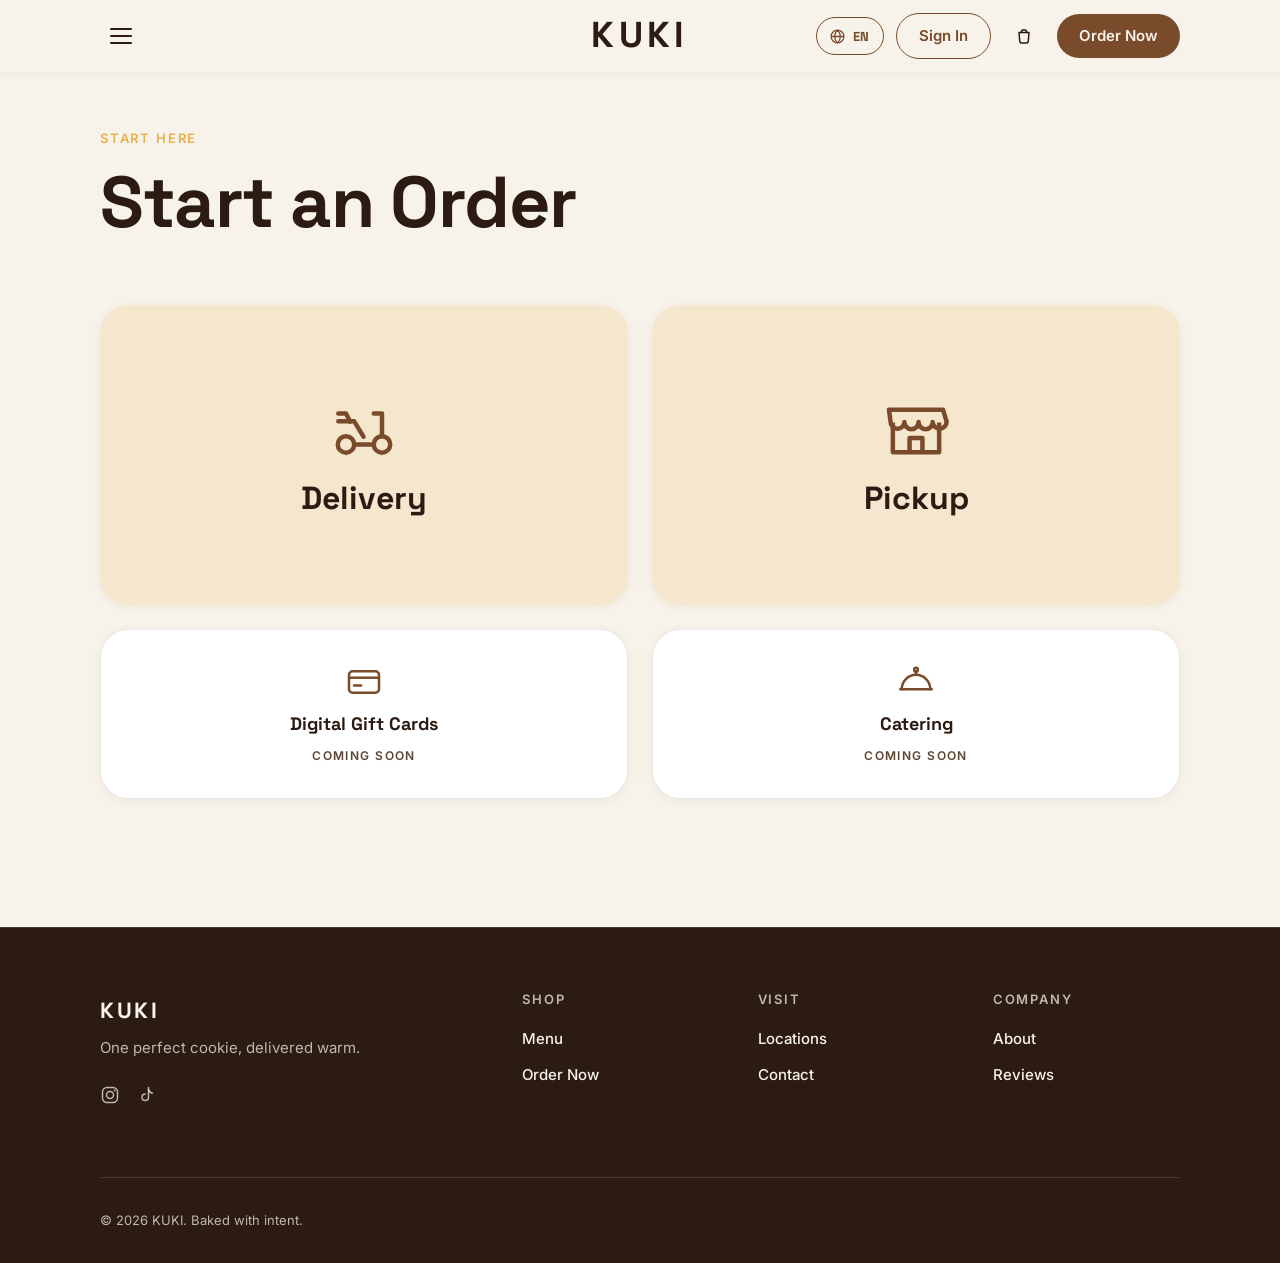
<file: order.html>
<!DOCTYPE html>
<html lang="en">
<head>
  <meta charset="utf-8">
  <meta name="viewport" content="width=device-width, initial-scale=1">
  <title data-i18n="title.order">Order — KUKI</title>
  <meta name="description" content="Start a KUKI order — choose delivery or pickup for fresh-baked, brown-butter cookies.">
  <meta name="theme-color" content="#F8F3EA">

  <link rel="preconnect" href="https://fonts.googleapis.com">
  <link rel="preconnect" href="https://fonts.gstatic.com" crossorigin>
  <link rel="preconnect" href="https://images.unsplash.com">
  <link href="https://fonts.googleapis.com/css2?family=Space+Grotesk:wght@500;700&family=Inter:wght@400;500;600&display=swap" rel="stylesheet">

  <link rel="stylesheet" href="styles.css">
  <script src="i18n.js" defer></script>
  <script src="cart.js" defer></script>
  <script src="cart-drawer.js" defer></script>
  <script src="nav-menu.js" defer></script>
  <script src="order.js" defer></script>
</head>
<body class="page-order">
  <a class="skip-link" href="#main" data-i18n="a11y.skip">Skip to content</a>

  <header class="nav nav--solid" id="nav">
    <div class="container nav__inner">
      <button type="button" class="nav__menu-toggle" id="nav-menu-toggle"
              aria-label="Open menu" data-i18n-attr="aria-label:a11y.openMenu"
              aria-haspopup="true" aria-expanded="false"
              aria-controls="nav-menu">
        <span class="nav__menu-icon" aria-hidden="true"></span>
      </button>

      <a class="nav__brand" href="index.html" aria-label="KUKI — home" data-i18n-attr="aria-label:a11y.homeBrand">KUKI</a>

      <div class="nav__actions">
        <a class="btn btn--secondary btn--compact nav__signin" href="signin.html" data-i18n="nav.signin">
          Sign In
        </a>
        <a class="btn btn--primary btn--compact nav__cta" href="order.html" id="nav-cta" data-i18n="nav.order">
          Order Now
        </a>
      </div>

      <nav class="nav__menu" id="nav-menu" aria-label="Primary" hidden>
        <a href="index.html" data-i18n="nav.home">Home</a>
        <a href="order.html" data-i18n="nav.orderItem">Order</a>
        <span class="nav__menu-soon" aria-disabled="true">
          <span data-i18n="nav.catering">Catering</span>
          <span class="nav__menu-tag" data-i18n="nav.soon">Coming soon</span>
        </span>
        <span class="nav__menu-soon" aria-disabled="true">
          <span data-i18n="nav.giftcards">Gift Cards</span>
          <span class="nav__menu-tag" data-i18n="nav.soon">Coming soon</span>
        </span>
        <hr class="nav__menu-divider">
        <a href="signin.html" data-i18n="nav.signin">Sign In</a>
      </nav>
    </div>
  </header>

  <main id="main">
    <section class="section order" aria-labelledby="order-heading">
      <div class="container">
        <div class="section__head section__head--left order__head">
          <p class="eyebrow eyebrow--gold" data-i18n="order.eyebrow">Start here</p>
          <h1 class="order__title" id="order-heading" data-i18n="order.title">Start an Order</h1>
        </div>

        <div class="order-grid">
          <a class="order-card order-card--primary" href="order/menu.html" data-order-mode="delivery">
            <span class="order-card__icon" aria-hidden="true">
              <svg viewBox="0 0 28 28" fill="none">
                <circle cx="7" cy="20" r="3.2" stroke="currentColor" stroke-width="1.75"/>
                <circle cx="21" cy="20" r="3.2" stroke="currentColor" stroke-width="1.75"/>
                <path d="M10.2 20h7.6" stroke="currentColor" stroke-width="1.75" stroke-linecap="round"/>
                <path d="M21 16.8V8h-3.2" stroke="currentColor" stroke-width="1.75" stroke-linecap="round" stroke-linejoin="round"/>
                <path d="M4 11h6.2l3.6 6" stroke="currentColor" stroke-width="1.75" stroke-linecap="round" stroke-linejoin="round"/>
                <path d="M4 8h3l1.6 3.2" stroke="currentColor" stroke-width="1.75" stroke-linecap="round" stroke-linejoin="round"/>
              </svg>
            </span>
            <span class="order-card__label" data-i18n="order.delivery">Delivery</span>
          </a>

          <a class="order-card order-card--primary" href="order/menu.html" data-order-mode="pickup">
            <span class="order-card__icon" aria-hidden="true">
              <svg viewBox="0 0 28 28" fill="none">
                <path d="M5 11.5V23h18V11.5" stroke="currentColor" stroke-width="1.75" stroke-linejoin="round"/>
                <path d="M3.5 6.5h21l1.4 4.6a2.7 2.7 0 0 1-5.4.2 2.7 2.7 0 0 1-5.5 0 2.7 2.7 0 0 1-5.5 0 2.7 2.7 0 0 1-5.4-.2L3.5 6.5Z" stroke="currentColor" stroke-width="1.75" stroke-linejoin="round"/>
                <path d="M11.5 23v-5.5h5V23" stroke="currentColor" stroke-width="1.75" stroke-linejoin="round"/>
              </svg>
            </span>
            <span class="order-card__label" data-i18n="order.pickup">Pickup</span>
          </a>

          <a class="order-card order-card--secondary" href="#" aria-disabled="true">
            <span class="order-card__icon" aria-hidden="true">
              <svg viewBox="0 0 28 28" fill="none">
                <rect x="3.5" y="6.5" width="21" height="15" rx="2.5" stroke="currentColor" stroke-width="1.75"/>
                <path d="M3.5 11h21" stroke="currentColor" stroke-width="1.75"/>
                <path d="M7 16.5h5" stroke="currentColor" stroke-width="1.75" stroke-linecap="round"/>
              </svg>
            </span>
            <span class="order-card__label" data-i18n="order.giftcards">Digital Gift Cards</span>
            <span class="order-card__note" data-i18n="order.comingSoon">Coming soon</span>
          </a>

          <a class="order-card order-card--secondary" href="#" aria-disabled="true">
            <span class="order-card__icon" aria-hidden="true">
              <svg viewBox="0 0 28 28" fill="none">
                <path d="M4 19a10 10 0 0 1 20 0" stroke="currentColor" stroke-width="1.75" stroke-linecap="round" stroke-linejoin="round"/>
                <path d="M3 19h22" stroke="currentColor" stroke-width="1.75" stroke-linecap="round"/>
                <path d="M14 9V6.6" stroke="currentColor" stroke-width="1.75" stroke-linecap="round"/>
                <circle cx="14" cy="5.4" r="1.3" stroke="currentColor" stroke-width="1.75"/>
              </svg>
            </span>
            <span class="order-card__label" data-i18n="order.catering">Catering</span>
            <span class="order-card__note" data-i18n="order.comingSoon">Coming soon</span>
          </a>
        </div>
      </div>
    </section>
  </main>

  <footer class="footer">
    <div class="container">
      <div class="footer__grid">
        <div class="footer__brand">
          <p class="footer__wordmark">KUKI</p>
          <p class="footer__tag" data-i18n="footer.tag">One perfect cookie, delivered warm.</p>
          <div class="footer__social">
            <a href="#" aria-label="KUKI on Instagram" data-i18n-attr="aria-label:a11y.instagram">
              <svg width="20" height="20" viewBox="0 0 20 20" fill="none" aria-hidden="true"><rect x="2.5" y="2.5" width="15" height="15" rx="4.5" stroke="currentColor" stroke-width="1.5"/><circle cx="10" cy="10" r="3.5" stroke="currentColor" stroke-width="1.5"/><circle cx="14.6" cy="5.4" r="1" fill="currentColor"/></svg>
            </a>
            <a href="#" aria-label="KUKI on TikTok" data-i18n-attr="aria-label:a11y.tiktok">
              <svg width="20" height="20" viewBox="0 0 20 20" fill="none" aria-hidden="true"><path d="M12.5 2.5v9.75a3.25 3.25 0 1 1-3.25-3.25" stroke="currentColor" stroke-width="1.5" stroke-linecap="round"/><path d="M12.5 4.5c.5 2 2 3.5 4 3.75" stroke="currentColor" stroke-width="1.5" stroke-linecap="round"/></svg>
            </a>
          </div>
        </div>
        <nav class="footer__col" aria-label="Shop">
          <h3 data-i18n="footer.shop">Shop</h3>
          <a href="order/menu.html" data-i18n="footer.menu">Menu</a>
          <a href="order.html" data-i18n="footer.order">Order Now</a>
        </nav>
        <nav class="footer__col" aria-label="Visit">
          <h3 data-i18n="footer.visit">Visit</h3>
          <a href="#" data-i18n="footer.locations">Locations</a>
          <a href="#" data-i18n="footer.contact">Contact</a>
        </nav>
        <nav class="footer__col" aria-label="Company">
          <h3 data-i18n="footer.company">Company</h3>
          <a href="index.html#story" data-i18n="footer.about">About</a>
          <a href="index.html#reviews" data-i18n="footer.reviews">Reviews</a>
        </nav>
      </div>
      <div class="footer__bottom">
        <p data-i18n="footer.copyright">© 2026 KUKI. Baked with intent.</p>
      </div>
    </div>
  </footer>
</body>
</html>
</file>
<file: styles.css>
/* ============================================================
   KUKI — design tokens
   ============================================================ */
:root {
  /* Palette */
  --brown: #7A4B2A;
  --brown-deep: #61391E;
  --cream: #F8F3EA;
  --dark: #2B1B12;
  --gold: #E8B04A;
  --gold-bright: #F0BC5E;
  --white: #FFFFFF;
  --ink: #2B1B12;
  --ink-soft: #5C4633;
  --cream-soft: rgba(248, 243, 234, 0.72);
  --line-dark: rgba(43, 27, 18, 0.10);
  --line-light: rgba(248, 243, 234, 0.14);
  --frame-tan: #E9DCC9;

  /* Spacing */
  --s-1: .25rem; --s-2: .5rem; --s-3: .75rem; --s-4: 1rem;
  --s-6: 1.5rem; --s-8: 2rem; --s-12: 3rem; --s-16: 4rem; --s-24: 6rem;
  --section-pad: clamp(4.5rem, 10vw, 8rem);

  /* Radius */
  --r-sm: 10px; --r-md: 18px; --r-lg: 28px; --r-pill: 999px;

  /* Shadows (warm-tinted) */
  --shadow-sm: 0 2px 8px rgba(43, 27, 18, 0.06);
  --shadow-md: 0 8px 30px rgba(43, 27, 18, 0.10);
  --shadow-lift: 0 14px 40px rgba(122, 75, 42, 0.22);

  /* Type */
  --font-display: "Space Grotesk", system-ui, sans-serif;
  --font-body: "Inter", system-ui, sans-serif;

  /* Motion */
  --ease-out: cubic-bezier(0.22, 1, 0.36, 1);
  --dur: 0.7s;
}

/* ============================================================
   Reset & base
   ============================================================ */
*, *::before, *::after { box-sizing: border-box; }

* { margin: 0; }

html {
  scroll-padding-top: 88px;
}

body {
  font-family: var(--font-body);
  font-size: 1.0625rem;
  line-height: 1.65;
  color: var(--ink);
  background: var(--cream);
  -webkit-font-smoothing: antialiased;
}

img {
  display: block;
  max-width: 100%;
  height: auto;
}

h1, h2, h3 {
  font-family: var(--font-display);
  font-weight: 700;
  line-height: 1.15;
  letter-spacing: -0.02em;
  text-wrap: balance;
}

h2 { font-size: clamp(2rem, 4.5vw, 3rem); }
h3 { font-size: 1.25rem; letter-spacing: -0.01em; }

p { max-width: 60ch; }

a { color: inherit; }

button {
  font: inherit;
  cursor: pointer;
  border: none;
  background: none;
  color: inherit;
}

:focus-visible {
  outline: 2px solid var(--brown);
  outline-offset: 3px;
  border-radius: 2px;
}

.section--dark :focus-visible,
.footer :focus-visible {
  outline-color: var(--gold);
}

.visually-hidden {
  position: absolute;
  width: 1px; height: 1px;
  margin: -1px; padding: 0;
  overflow: hidden;
  clip: rect(0 0 0 0);
  white-space: nowrap;
  border: 0;
}

.skip-link {
  position: absolute;
  top: -100%;
  left: 1rem;
  z-index: 200;
  padding: .75rem 1.25rem;
  background: var(--dark);
  color: var(--cream);
  border-radius: 0 0 var(--r-sm) var(--r-sm);
  text-decoration: none;
  font-weight: 600;
}
.skip-link:focus { top: 0; }

/* ============================================================
   Primitives
   ============================================================ */
.container {
  max-width: 1160px;
  margin-inline: auto;
  padding-inline: clamp(1.25rem, 5vw, 2.5rem);
}

.section {
  padding-block: var(--section-pad);
  background: var(--cream);
}

.section--dark {
  background: var(--dark);
  color: var(--cream);
}

.section--dark p { color: var(--cream-soft); }

.section__head {
  text-align: center;
  margin-bottom: clamp(2.5rem, 6vw, 4rem);
}
.section__head p { margin-inline: auto; }
.section__head--left {
  text-align: left;
}
.section__head--left p { margin-inline: 0; }

.eyebrow {
  font-size: 0.8125rem;
  font-weight: 600;
  text-transform: uppercase;
  letter-spacing: 0.14em;
  color: var(--brown);
  margin-bottom: var(--s-4);
}

.eyebrow--gold,
.section--dark .eyebrow--gold { color: var(--gold); }

/* Image frames — tan fallback bg keeps layout clean if a photo fails */
.img-frame {
  background: var(--frame-tan);
  border-radius: var(--r-lg);
  overflow: hidden;
}

.img-frame img {
  width: 100%;
  height: 100%;
  object-fit: cover;
  transition: transform var(--dur) var(--ease-out);
}

.img-frame:hover img { transform: scale(1.045); }

/* ============================================================
   Buttons
   ============================================================ */
.btn {
  display: inline-flex;
  align-items: center;
  justify-content: center;
  gap: .5rem;
  padding: .875rem 1.875rem;
  border-radius: var(--r-pill);
  font-weight: 600;
  font-size: 1rem;
  text-decoration: none;
  transition: transform .2s ease, box-shadow .2s ease, background-color .2s ease, color .2s ease;
}

.btn:hover { transform: translateY(-2px); box-shadow: var(--shadow-lift); }
.btn:active { transform: translateY(0) scale(0.98); box-shadow: none; }

.btn__arrow { transition: transform .2s ease; }
.btn:hover .btn__arrow { transform: translateX(3px); }

.btn--primary {
  background: var(--brown);
  color: var(--cream);
}
.btn--primary:hover { background: var(--brown-deep); }

.btn--secondary {
  border: 1.5px solid var(--brown);
  color: var(--brown);
  background: transparent;
}
.btn--secondary:hover { background: rgba(122, 75, 42, 0.08); box-shadow: none; }

.btn--gold {
  background: var(--gold);
  color: var(--dark);
}
.btn--gold:hover { background: var(--gold-bright); }

.btn--compact { padding: .625rem 1.375rem; font-size: .9375rem; }

/* Ghost — bordered secondary for dark backgrounds (cream on dark) */
.btn--ghost {
  border: 1.5px solid var(--line-light);
  color: var(--cream);
  background: transparent;
}
.btn--ghost:hover { background: rgba(248, 243, 234, 0.10); box-shadow: none; }

/* ============================================================
   Nav
   ============================================================ */
.nav {
  position: fixed;
  inset: 0 0 auto;
  z-index: 100;
  height: 72px;
  transition: background-color .3s ease, box-shadow .3s ease, backdrop-filter .3s ease;
}

.nav--scrolled {
  background: rgba(248, 243, 234, 0.82);
  -webkit-backdrop-filter: blur(14px);
  backdrop-filter: blur(14px);
  box-shadow: var(--shadow-sm);
}

.nav__inner {
  height: 72px;
  display: grid;
  grid-template-columns: 1fr auto 1fr;
  align-items: center;
  gap: var(--s-3);
  position: relative;
}

.nav__brand {
  justify-self: center;
  font-family: var(--font-display);
  font-weight: 700;
  font-size: clamp(1.625rem, 1.1rem + 1.6vw, 2.25rem);
  letter-spacing: 0.12em;
  text-decoration: none;
  color: var(--ink);
}

/* ---- Hamburger toggle ---- */
.nav__menu-toggle {
  justify-self: start;
  display: inline-grid;
  place-items: center;
  width: 42px;
  height: 42px;
  padding: 0;
  border: none;
  background: transparent;
  color: var(--ink);
  border-radius: 50%;
  cursor: pointer;
  transition: background-color .2s ease, color .2s ease;
}
.nav__menu-toggle:hover { background: rgba(122, 75, 42, 0.1); color: var(--brown); }

.nav__menu-icon,
.nav__menu-icon::before,
.nav__menu-icon::after {
  content: "";
  display: block;
  width: 22px;
  height: 2px;
  border-radius: 2px;
  background: currentColor;
  transition: transform .25s var(--ease-out), opacity .2s ease;
}
.nav__menu-icon { position: relative; }
.nav__menu-icon::before,
.nav__menu-icon::after { position: absolute; left: 0; }
.nav__menu-icon::before { top: -7px; }
.nav__menu-icon::after  { top: 7px; }

.nav__menu-toggle[aria-expanded="true"] .nav__menu-icon { background: transparent; }
.nav__menu-toggle[aria-expanded="true"] .nav__menu-icon::before { transform: translateY(7px) rotate(45deg); }
.nav__menu-toggle[aria-expanded="true"] .nav__menu-icon::after  { transform: translateY(-7px) rotate(-45deg); }

/* ---- Right-side actions (cart + Order Now) ---- */
.nav__actions {
  justify-self: end;
  display: flex;
  align-items: center;
  gap: var(--s-3);
}

/* The nav grid is symmetric (1fr auto 1fr), so the actions column is too narrow
   below desktop to hold the Sign In pill alongside the cart + Order Now without
   wrapping. Sign In is always reachable in the hamburger menu, so only show the
   navbar button at the desktop breakpoint where it fits cleanly. */
.nav__signin { display: none; }
@media (min-width: 900px) {
  .nav__signin { display: inline-flex; }
}

/* ---- Language toggle (EN ⇄ VI) ----
   Compact outlined pill that sits first in the right-hand actions cluster
   (so it reads as top-right). On the nav-less Sign In page it floats in the
   top-right corner instead. */
.lang-toggle {
  display: inline-flex;
  align-items: center;
  gap: .375rem;
  height: 38px;
  padding: 0 .75rem;
  border: 1.5px solid var(--brown);
  border-radius: var(--r-pill);
  color: var(--brown);
  background: transparent;
  font-family: var(--font-display);
  font-weight: 700;
  font-size: .8125rem;
  letter-spacing: .04em;
  line-height: 1;
  transition: background-color .2s ease, color .2s ease, transform .15s ease;
}
.lang-toggle:hover { background: rgba(122, 75, 42, 0.08); }
.lang-toggle:active { transform: scale(0.96); }
.lang-toggle__globe { flex: none; }
.lang-toggle__code { display: inline-block; min-width: 1.5em; text-align: center; }

.lang-toggle--floating {
  position: fixed;
  top: max(1rem, env(safe-area-inset-top));
  right: max(1rem, env(safe-area-inset-right));
  z-index: 50;
  background: var(--cream);
  box-shadow: var(--shadow-sm);
}

/* The nav grid is symmetric (1fr auto 1fr), so the right actions column is
   tight below desktop — cart + Order Now nearly fill it. Drop the globe and
   tighten the toggle there so the cluster never wraps. (Same reasoning as the
   Sign In pill above.) */
@media (max-width: 899px) {
  .nav__actions .lang-toggle { padding: 0 .5rem; gap: 0; }
  .nav__actions .lang-toggle__globe { display: none; }
  /* Tighten the right cluster so toggle + cart + CTA stay on one line —
     Vietnamese labels (e.g. "Đặt Hàng") run longer than English and would
     otherwise wrap the CTA to two lines once the toggle is added. */
  .nav__actions { gap: .5rem; }
  .nav__actions .nav__cta { padding: .5rem .9rem; }
}
.nav__cta { white-space: nowrap; }

/* ---- Hamburger left-side drawer ---- */
.nav__menu-backdrop {
  position: fixed;
  inset: 0;
  z-index: 140;
  background: rgba(43, 27, 18, 0.45);
  opacity: 0;
  pointer-events: none;
  transition: opacity .28s ease;
}
.nav__menu-backdrop.is-open { opacity: 1; pointer-events: auto; }
.nav__menu-backdrop[hidden] { display: none; }

.nav__menu {
  position: fixed;
  top: 0;
  left: 0;
  bottom: 0;
  width: min(420px, 86vw);
  z-index: 150;                 /* above nav (100), below cart-drawer (200) */
  display: flex;
  flex-direction: column;
  gap: var(--s-4);
  padding: calc(72px + var(--s-12)) var(--s-6) var(--s-8);  /* clear the bar + breathing room */
  background: var(--cream);
  box-shadow: 12px 0 40px rgba(43, 27, 18, 0.22);
  transform: translateX(-100%);
  transition: transform .28s var(--ease-out);
  overflow-y: auto;
}
.nav__menu[hidden] { display: none; }
.nav__menu.is-open { transform: translateX(0); }

.nav__menu__close {
  position: absolute;
  top: 15px;
  left: var(--s-4);
  display: inline-grid;
  place-items: center;
  width: 42px;
  height: 42px;
  border: none;
  background: transparent;
  color: var(--ink);
  border-radius: 50%;
  cursor: pointer;
  transition: background-color .2s ease, color .2s ease;
}
.nav__menu__close:hover { background: rgba(122, 75, 42, 0.1); color: var(--brown); }

.nav__menu a {
  display: block;
  padding: var(--s-4) 0;
  font-family: var(--font-display);
  font-size: clamp(1.75rem, 6vw, 2.5rem);
  font-weight: 700;
  line-height: 1.15;
  letter-spacing: 0.01em;
  text-decoration: none;
  color: var(--ink);
  transition: color .18s ease;
}
.nav__menu a:hover,
.nav__menu a:focus-visible { color: var(--brown); }

/* "Coming soon" menu items — same display scale as the links, but muted
   and non-interactive, with a small badge. */
.nav__menu-soon {
  display: flex;
  align-items: center;
  gap: var(--s-3);
  padding: var(--s-4) 0;
  font-family: var(--font-display);
  font-size: clamp(1.75rem, 6vw, 2.5rem);
  font-weight: 700;
  line-height: 1.15;
  letter-spacing: 0.01em;
  color: var(--ink-soft);
  opacity: .55;
  cursor: default;
}

.nav__menu-tag {
  font-family: var(--font-body);
  font-size: .6875rem;
  font-weight: 600;
  letter-spacing: .08em;
  text-transform: uppercase;
  color: var(--brown);
  background: rgba(122, 75, 42, 0.12);
  padding: .25rem .55rem;
  border-radius: var(--r-pill);
  white-space: nowrap;
}

body.nav-menu-open { overflow: hidden; }

.nav__cta { position: relative; }

.cart-badge {
  position: absolute;
  top: -6px;
  right: -6px;
  min-width: 20px;
  height: 20px;
  padding-inline: 5px;
  display: inline-flex;
  align-items: center;
  justify-content: center;
  background: var(--gold);
  color: var(--dark);
  font-family: var(--font-display);
  font-weight: 700;
  font-size: .75rem;
  border-radius: var(--r-pill);
}

.cart-badge[hidden] { display: none; }

.cart-badge.pop { animation: pop .35s var(--ease-out); }

@keyframes pop {
  0% { transform: scale(1); }
  50% { transform: scale(1.3); }
  100% { transform: scale(1); }
}

/* ============================================================
   1. Hero
   ============================================================ */
.hero {
  background: var(--cream);
  padding-top: calc(72px + clamp(2.5rem, 7vw, 5rem));
  padding-bottom: clamp(3rem, 7vw, 5rem);
}

.hero__grid {
  display: grid;
  gap: clamp(2.5rem, 6vw, 4.5rem);
  align-items: center;
}

.hero__heading {
  font-size: clamp(2.625rem, 6.5vw, 4.5rem);
  line-height: 1.05;
  margin-bottom: var(--s-6);
}

.hero__sub {
  font-size: 1.25rem;
  color: var(--ink-soft);
  margin-bottom: var(--s-8);
}

.hero__actions {
  display: flex;
  flex-direction: column;
  gap: var(--s-3);
}

.hero__actions .btn { width: 100%; }

.hero__img { aspect-ratio: 4 / 3; }

/* ============================================================
   Marquee
   ============================================================ */
.marquee {
  background: var(--cream);
  border-block: 1px solid var(--line-dark);
  overflow: hidden;
  padding-block: .875rem;
}

.marquee__track {
  display: flex;
  width: max-content;
  white-space: nowrap;
  font-family: var(--font-display);
  font-weight: 500;
  font-size: .9375rem;
  text-transform: uppercase;
  letter-spacing: 0.12em;
  color: var(--brown);
}

/* ============================================================
   2. Why KUKI
   ============================================================ */
.pillars {
  display: grid;
  gap: var(--s-6);
}

.pillar {
  background: var(--white);
  border-radius: var(--r-md);
  padding: 2.5rem 2rem;
  box-shadow: var(--shadow-sm);
  transition: transform .3s var(--ease-out), box-shadow .3s var(--ease-out);
}

.pillar:hover {
  transform: translateY(-4px);
  box-shadow: var(--shadow-md);
}

.pillar__icon {
  width: 56px;
  height: 56px;
  display: grid;
  place-items: center;
  background: rgba(232, 176, 74, 0.16);
  border-radius: var(--r-sm);
  color: var(--brown);
  margin-bottom: var(--s-6);
}

.pillar h3 { margin-bottom: var(--s-3); }
.pillar p { color: var(--ink-soft); font-size: .9375rem; }

/* ============================================================
   3. Signature Cookie
   ============================================================ */
/* Each cookie section gets its own deep tone (assigned per-index in
   script.js) so a growing menu stays playful — no two adjacent cookies
   share a colour. Falls back to the base dark if JS is off. */
.cookie { background: var(--cookie-bg, var(--dark)); }

.signature__grid {
  display: grid;
  gap: clamp(2.5rem, 6vw, 5rem);
  align-items: center;
}

.signature__img {
  position: relative;
  aspect-ratio: 1 / 1;
  background: #3A2718;
}

.signature__img::before {
  content: "";
  position: absolute;
  inset: -12%;
  background: radial-gradient(closest-side, rgba(232, 176, 74, 0.18), transparent);
  pointer-events: none;
  z-index: 1;
}

.signature__copy h2 { margin-bottom: var(--s-6); }

.signature__desc { margin-bottom: var(--s-8); }

.checklist {
  list-style: none;
  padding: 0;
  display: grid;
  gap: var(--s-4);
  margin-bottom: var(--s-8);
}

.checklist li {
  display: flex;
  align-items: center;
  gap: .75rem;
  font-weight: 500;
  font-size: .9375rem;
}

.checklist svg { color: var(--gold); flex-shrink: 0; }

.signature__buy {
  display: flex;
  flex-wrap: wrap;
  align-items: center;
  gap: var(--s-6);
}

/* Marketing CTA row that replaces the inline buy controls on the home page */
.signature__actions {
  display: flex;
  flex-wrap: wrap;
  align-items: center;
  gap: var(--s-4);
}

/* Pack-size selector — segmented gold pills, sits on its own row */
.pack {
  flex-basis: 100%;
  border: 0;
  margin: 0;
  padding: 0;
}

.pack__options {
  display: inline-flex;
  gap: var(--s-1);
  padding: var(--s-1);
  border-radius: var(--r-pill);
  background: rgba(248, 243, 234, 0.08);
  border: 1px solid var(--line-light);
}

.pack__opt {
  position: relative;
  margin: 0;
}

/* Hide the native radio but keep it focusable + in the arrow-key flow */
.pack__opt input {
  position: absolute;
  inset: 0;
  margin: 0;
  opacity: 0;
  cursor: pointer;
}

.pack__label {
  display: inline-flex;
  align-items: center;
  justify-content: center;
  min-width: 3.25rem;
  padding: .5rem .9rem;
  border-radius: var(--r-pill);
  font-weight: 600;
  font-size: .9375rem;
  color: var(--cream-soft);
  transition: background-color .2s ease, color .2s ease;
}

.pack__opt:hover .pack__label { color: var(--cream); }

.pack__opt input:checked + .pack__label {
  background: var(--gold);
  color: var(--dark);
}

.pack__opt input:focus-visible + .pack__label {
  outline: 2px solid var(--gold);
  outline-offset: 2px;
}

.signature__copy .signature__price {
  font-family: var(--font-display);
  font-weight: 500;
  font-size: 1.375rem;
  color: var(--gold);
}

.signature__copy .signature__price span {
  font-size: 1rem;
  color: var(--cream-soft);
}

/* Add to Cart label swap (no layout shift) */
.btn--add { min-width: 180px; position: relative; }
.btn--add .btn__added {
  position: absolute;
  inset: 0;
  display: none;
  align-items: center;
  justify-content: center;
  gap: .5rem;
}
.btn--add.is-added .btn__label { visibility: hidden; }
.btn--add.is-added .btn__added { display: inline-flex; }

/* ============================================================
   Cookie detail page (cookies/*.html)
   ============================================================ */
/* First section sits under the fixed 72px nav — add clearance. */
.cookie-detail { padding-top: calc(72px + clamp(2rem, 5vw, 3.5rem)); }

.cookie-detail__back {
  display: inline-flex;
  align-items: center;
  gap: .45rem;
  margin-bottom: clamp(1.75rem, 4vw, 2.75rem);
  font-family: var(--font-display);
  font-weight: 500;
  font-size: .9375rem;
  letter-spacing: .02em;
  color: var(--cream-soft);
  text-decoration: none;
  transition: color .2s ease;
}
.cookie-detail__back:hover { color: var(--gold); }
.cookie-detail__back svg { flex: none; }

.cookie-detail__name {
  font-size: clamp(2.25rem, 5vw, 3.25rem);
  margin-bottom: var(--s-4);
}

.cookie-detail .signature__desc { margin-bottom: var(--s-6); }
.cookie-detail__buy { margin-top: var(--s-2); }
.cookie-detail__more { margin-top: var(--s-6); }

/* Centered button row for the cross-sell CTA */
.final-cta__actions {
  display: flex;
  flex-wrap: wrap;
  gap: var(--s-4);
  justify-content: center;
  margin-top: var(--s-8);
}

/* ============================================================
   4. How It Works
   ============================================================ */
.steps {
  list-style: none;
  padding: 0;
  display: grid;
  gap: var(--s-12);
  position: relative;
}

.step { position: relative; padding-left: 4.75rem; }

/* mobile rail */
.step::before {
  content: "";
  position: absolute;
  left: 27px;
  top: 56px;
  bottom: calc(-1 * var(--s-12));
  width: 2px;
  background: var(--line-dark);
}
.step:last-child::before { display: none; }

.step__num {
  position: absolute;
  left: 0;
  top: 0;
  width: 56px;
  height: 56px;
  display: grid;
  place-items: center;
  background: var(--white);
  border: 1px solid var(--line-dark);
  border-radius: 50%;
  font-family: var(--font-display);
  font-weight: 500;
  font-size: 1.0625rem;
  color: var(--brown);
}

.step h3 { font-size: 1.125rem; margin-bottom: var(--s-2); padding-top: .35rem; }
.step p { color: var(--ink-soft); font-size: .9375rem; }

/* ============================================================
   5. Reviews
   ============================================================ */
.reviews {
  display: flex;
  gap: var(--s-6);
  overflow-x: auto;
  scroll-snap-type: x mandatory;
  scrollbar-width: none;
  margin-inline: calc(-1 * clamp(1.25rem, 5vw, 2.5rem));
  padding-inline: clamp(1.25rem, 5vw, 2.5rem);
  padding-bottom: var(--s-2);
}

.reviews::-webkit-scrollbar { display: none; }

.review {
  flex: 0 0 84%;
  scroll-snap-align: start;
  background: rgba(248, 243, 234, 0.05);
  border: 1px solid var(--line-light);
  border-radius: var(--r-md);
  padding: 2rem;
  transition: transform .3s var(--ease-out), border-color .3s ease;
}

.review:hover {
  transform: translateY(-4px);
  border-color: rgba(248, 243, 234, 0.28);
}

.review__stars {
  display: flex;
  gap: .25rem;
  margin-bottom: var(--s-6);
}

.review__stars svg { fill: var(--gold); }

.review blockquote {
  font-size: 1.0625rem;
  color: var(--cream);
  margin-bottom: var(--s-8);
}

.review__meta {
  display: flex;
  align-items: center;
  gap: .875rem;
}

.review__avatar {
  width: 40px;
  height: 40px;
  flex-shrink: 0;
  display: grid;
  place-items: center;
  background: rgba(232, 176, 74, 0.18);
  border-radius: 50%;
  font-family: var(--font-display);
  font-weight: 500;
  font-size: .875rem;
  color: var(--gold);
}

.review__who {
  display: flex;
  flex-direction: column;
  line-height: 1.4;
}

.review__who strong { font-weight: 600; font-size: .9375rem; }
.review__who span { font-size: .8125rem; color: var(--cream-soft); }

/* ============================================================
   6. Brand Story
   ============================================================ */
.story__grid {
  display: grid;
  gap: clamp(2.5rem, 6vw, 5rem);
  align-items: center;
}

.story__copy h2 { margin-bottom: var(--s-6); }

.story__lede {
  font-size: 1.375rem;
  line-height: 1.5;
  margin-bottom: var(--s-4);
}

.story__copy > p:not(.eyebrow):not(.story__lede) { color: var(--ink-soft); }

.story__img { aspect-ratio: 3 / 4; }

.stats {
  display: flex;
  flex-wrap: wrap;
  gap: var(--s-8) var(--s-12);
  margin-top: var(--s-12);
}

.stat__num {
  font-family: var(--font-display);
  font-weight: 700;
  font-size: 2rem;
  color: var(--brown);
}

.stat dd {
  font-size: .8125rem;
  font-weight: 500;
  text-transform: uppercase;
  letter-spacing: 0.08em;
  color: var(--ink-soft);
  margin: 0;
}

/* ============================================================
   7. Final CTA
   ============================================================ */
.final-cta__inner {
  position: relative;
  text-align: center;
  padding-block: var(--s-8);
}

.final-cta__inner::before {
  content: "";
  position: absolute;
  inset: -30% 10%;
  background: radial-gradient(closest-side, var(--gold), transparent);
  opacity: 0.12;
  pointer-events: none;
}

.final-cta h2 {
  position: relative;
  font-size: clamp(2.75rem, 8vw, 5.5rem);
  margin-bottom: var(--s-4);
}

.final-cta__dot { color: var(--gold); }

.final-cta p {
  position: relative;
  margin-inline: auto;
  margin-bottom: var(--s-8);
}

.final-cta .btn { position: relative; }

/* ============================================================
   Footer
   ============================================================ */
.footer {
  background: var(--dark);
  color: var(--cream);
  border-top: 1px solid var(--line-light);
  padding-block: var(--s-16) var(--s-8);
}

.footer__grid {
  display: grid;
  grid-template-columns: 1fr 1fr;
  gap: var(--s-12) var(--s-8);
}

.footer__brand { grid-column: 1 / -1; }

.footer__wordmark {
  font-family: var(--font-display);
  font-weight: 700;
  font-size: 1.375rem;
  letter-spacing: 0.12em;
}

.footer__tag {
  color: var(--cream-soft);
  font-size: .9375rem;
  margin-top: var(--s-2);
}

.footer__social {
  display: flex;
  gap: var(--s-4);
  margin-top: var(--s-6);
}

.footer__social a {
  color: var(--cream-soft);
  transition: color .2s ease, transform .2s ease;
}

.footer__social a:hover { color: var(--gold); transform: translateY(-2px); }

.footer__col { display: flex; flex-direction: column; gap: var(--s-3); }

.footer__col h3 {
  font-family: var(--font-body);
  font-size: .8125rem;
  font-weight: 600;
  text-transform: uppercase;
  letter-spacing: 0.14em;
  color: var(--cream-soft);
  margin-bottom: var(--s-2);
}

.footer__col a {
  text-decoration: none;
  font-size: .9375rem;
  font-weight: 500;
  color: var(--cream);
  width: fit-content;
  transition: color .2s ease;
}

.footer__col a:hover { color: var(--gold); }

.footer__bottom {
  margin-top: var(--s-16);
  padding-top: var(--s-8);
  border-top: 1px solid var(--line-light);
}

.footer__bottom p {
  font-size: .8125rem;
  color: var(--cream-soft);
}

/* ============================================================
   Desktop (single breakpoint strategy)
   ============================================================ */
@media (min-width: 900px) {
  .hero__grid { grid-template-columns: 1.05fr 1fr; }
  .hero__img { aspect-ratio: 4 / 5; }
  .hero__actions { flex-direction: row; }
  .hero__actions .btn { width: auto; }

  .pillars { grid-template-columns: repeat(3, 1fr); gap: var(--s-8); }

  .signature__grid { grid-template-columns: 1fr 1fr; }
  /* Second cookie mirrors the layout: image moves to the right column.
     DOM keeps image-first so it still stacks on top on mobile. */
  .signature__grid--reverse .signature__img { order: 2; }
  .checklist { grid-template-columns: 1fr 1fr; }

  /* steps: horizontal with dashed connector */
  .steps {
    grid-template-columns: repeat(3, 1fr);
    gap: var(--s-8);
  }
  .steps::before {
    content: "";
    position: absolute;
    top: 28px;
    left: 12%;
    right: 12%;
    border-top: 1px dashed rgba(43, 27, 18, 0.22);
  }
  .step { padding-left: 0; padding-top: 4.75rem; }
  .step::before { display: none; }
  .step__num { left: 0; top: 0; position: absolute; }
  .step h3 { padding-top: 0; }

  .reviews {
    display: grid;
    grid-template-columns: repeat(3, 1fr);
    overflow: visible;
    margin-inline: 0;
    padding-inline: 0;
  }

  .story__grid { grid-template-columns: 1fr 1fr; }

  .footer__grid { grid-template-columns: 2fr 1fr 1fr 1fr; gap: var(--s-12); }
  .footer__brand { grid-column: auto; }
}

/* ============================================================
   Motion (all hidden states live here so reduced-motion users
   and no-JS visitors get a fully visible, static page)
   ============================================================ */
@media (prefers-reduced-motion: no-preference) {
  html { scroll-behavior: smooth; }

  /* Hero entrance */
  .hero__rise {
    opacity: 0;
    animation: riseIn .8s var(--ease-out) forwards;
    animation-delay: var(--rise-delay, 0s);
  }

  @keyframes riseIn {
    from { opacity: 0; transform: translateY(24px); }
    to { opacity: 1; transform: translateY(0); }
  }

  .hero__img {
    opacity: 0;
    animation: heroImgIn 1.1s var(--ease-out) .15s forwards;
  }

  @keyframes heroImgIn {
    from { opacity: 0; transform: scale(1.04); }
    to { opacity: 1; transform: scale(1); }
  }

  /* Scroll reveal — only when JS is running (html.js) */
  .js [data-reveal] {
    opacity: 0;
    transform: translateY(28px);
    transition: opacity var(--dur) var(--ease-out), transform var(--dur) var(--ease-out);
    transition-delay: var(--delay, 0s);
  }

  .js [data-reveal].is-visible {
    opacity: 1;
    transform: translateY(0);
  }

  /* Marquee */
  .marquee__track {
    animation: marquee 28s linear infinite;
  }

  @keyframes marquee {
    from { transform: translateX(0); }
    to { transform: translateX(-50%); }
  }
}

/* ============================================================
   Cart + Checkout
   (shared cart drawer, the checkout page, and confirmation)
   ============================================================ */

/* ---- Nav: solid variant + injected cart button ---- */
.nav--solid {
  background: rgba(248, 243, 234, 0.9);
  -webkit-backdrop-filter: blur(14px);
  backdrop-filter: blur(14px);
  box-shadow: var(--shadow-sm);
}

.nav__cart {
  position: relative;
  display: inline-grid;
  place-items: center;
  width: 42px;
  height: 42px;
  border-radius: 50%;
  color: var(--ink);
  transition: background-color .2s ease, color .2s ease;
}
.nav__cart:hover { background: rgba(122, 75, 42, 0.1); color: var(--brown); }

/* ---- Quantity stepper ---- */
.qty {
  display: inline-flex;
  align-items: center;
  gap: .25rem;
  border: 1px solid var(--line-dark);
  border-radius: var(--r-pill);
  padding: 3px;
}
.qty__btn {
  width: 30px;
  height: 30px;
  display: grid;
  place-items: center;
  border-radius: 50%;
  color: var(--brown);
  transition: background-color .2s ease, opacity .2s ease;
}
.qty__btn:hover { background: rgba(122, 75, 42, 0.12); }
.qty__btn:disabled { opacity: .35; cursor: default; }
.qty__btn:disabled:hover { background: none; }
.qty__val {
  min-width: 1.75rem;
  text-align: center;
  font-family: var(--font-display);
  font-weight: 500;
  font-size: 1rem;
}

/* ---- Line item (shared) ---- */
.cart-item {
  display: grid;
  grid-template-columns: auto 1fr auto;
  gap: var(--s-4);
  align-items: start;
  padding: var(--s-6) 0;
  border-bottom: 1px solid var(--line-dark);
}
.cart-item__img {
  width: 88px;
  height: 88px;
  border-radius: var(--r-md);
  flex-shrink: 0;
}
.cart-item__name {
  font-family: var(--font-display);
  font-weight: 500;
  font-size: 1.0625rem;
  letter-spacing: -0.01em;
  margin-bottom: 2px;
}
.cart-item__tag {
  display: inline-block;
  vertical-align: middle;
  margin-left: .35rem;
  padding: .1rem .5rem;
  background: rgba(232, 176, 74, 0.18);
  color: var(--brown);
  border-radius: var(--r-pill);
  font-family: var(--font-body);
  font-size: .6875rem;
  font-weight: 600;
  text-transform: uppercase;
  letter-spacing: 0.06em;
}
.cart-item__variant { font-size: .875rem; color: var(--ink-soft); margin: 0; }
.cart-item__unit { font-size: .8125rem; color: var(--ink-soft); margin: .15rem 0 .5rem; }
.cart-item__remove {
  display: inline-flex;
  align-items: center;
  gap: .35rem;
  font-size: .8125rem;
  font-weight: 500;
  color: var(--ink-soft);
  transition: color .2s ease;
}
.cart-item__remove:hover { color: #b3402e; }
.cart-item__controls {
  display: flex;
  flex-direction: column;
  align-items: flex-end;
  gap: var(--s-3);
}
.cart-item__price {
  font-family: var(--font-display);
  font-weight: 500;
  font-size: 1.0625rem;
}

/* ---- Empty state ---- */
.cart-empty {
  text-align: center;
  padding: var(--s-12) var(--s-4);
}
.cart-empty__icon {
  width: 64px;
  height: 64px;
  margin: 0 auto var(--s-4);
  display: grid;
  place-items: center;
  background: rgba(232, 176, 74, 0.16);
  border-radius: 50%;
  color: var(--brown);
}
.cart-empty__title {
  font-family: var(--font-display);
  font-weight: 500;
  font-size: 1.25rem;
  margin-bottom: .25rem;
}
.cart-empty__sub { color: var(--ink-soft); margin: 0 auto var(--s-6); }
.cart-empty .btn { display: inline-flex; }

/* ============================================================
   Checkout page
   ============================================================ */
.checkout { padding-top: calc(72px + clamp(2rem, 5vw, 3.5rem)); }
.checkout__head { margin-bottom: var(--s-8); }
.checkout__head h1 { font-size: clamp(2rem, 4.5vw, 3rem); margin-block: .25rem; }
.checkout__sub { color: var(--ink-soft); }

.checkout__grid {
  display: grid;
  gap: clamp(2rem, 5vw, 3.5rem);
  align-items: start;
}

/* ---- Add-on row ---- */
.addon-row { margin-top: var(--s-8); }
.addon-row[hidden] { display: none; }
.addon-row__head h2 { font-size: 1.25rem; }
.addon-row__head p { font-size: .9375rem; color: var(--ink-soft); margin-bottom: var(--s-4); }
.addon-row__track {
  display: flex;
  gap: var(--s-4);
  overflow-x: auto;
  padding-bottom: var(--s-2);
  scroll-snap-type: x mandatory;
  -webkit-overflow-scrolling: touch;
}
.addon-card {
  flex: 0 0 230px;
  scroll-snap-align: start;
  background: var(--white);
  border-radius: var(--r-md);
  box-shadow: var(--shadow-sm);
  overflow: hidden;
  display: flex;
  flex-direction: column;
}
.addon-card__img { aspect-ratio: 16 / 10; border-radius: 0; }
.addon-card__body { padding: var(--s-4); display: flex; flex-direction: column; gap: .35rem; flex: 1; }
.addon-card__name { font-family: var(--font-display); font-weight: 500; }
.addon-card__blurb { font-size: .8125rem; color: var(--ink-soft); flex: 1; }
.addon-card__foot {
  display: flex;
  align-items: center;
  justify-content: space-between;
  margin-top: var(--s-2);
}
.addon-card__price { font-family: var(--font-display); font-weight: 500; }

/* ---- Order summary ---- */
.summary {
  background: var(--white);
  border-radius: var(--r-lg);
  box-shadow: var(--shadow-md);
  padding: clamp(1.5rem, 3vw, 2rem);
}
.summary__title { font-size: 1.25rem; margin-bottom: var(--s-4); }

.fulfilment-toggle {
  display: grid;
  grid-template-columns: 1fr 1fr;
  gap: 4px;
  padding: 4px;
  background: rgba(43, 27, 18, 0.06);
  border-radius: var(--r-pill);
  margin-bottom: var(--s-3);
}
.fulfilment-toggle__opt {
  padding: .55rem;
  border-radius: var(--r-pill);
  font-weight: 600;
  font-size: .9375rem;
  color: var(--ink-soft);
  transition: background-color .2s ease, color .2s ease, box-shadow .2s ease;
}
.fulfilment-toggle__opt.is-active { background: var(--white); color: var(--ink); box-shadow: var(--shadow-sm); }

.summary__eta {
  font-size: .875rem;
  font-weight: 500;
  color: var(--brown);
  margin-bottom: var(--s-4);
}

/* ---- Free-delivery progress bar ---- */
.delivery-bar { margin-bottom: var(--s-4); }
.delivery-bar__text { font-size: .8125rem; color: var(--ink-soft); margin-bottom: .4rem; }
.delivery-bar__text strong { color: var(--brown); }
.delivery-bar--done .delivery-bar__text { color: var(--brown); font-weight: 500; }
.delivery-bar__track {
  height: 7px;
  background: rgba(43, 27, 18, 0.08);
  border-radius: var(--r-pill);
  overflow: hidden;
}
.delivery-bar__fill {
  display: block;
  height: 100%;
  background: var(--gold);
  border-radius: var(--r-pill);
  transition: width .4s var(--ease-out);
}

/* ---- Summary rows ---- */
.summary__rows {
  margin: 0;
  padding: var(--s-4) 0;
  border-top: 1px solid var(--line-dark);
}
.summary__row {
  display: flex;
  justify-content: space-between;
  align-items: baseline;
  font-size: .9375rem;
  padding-block: .35rem;
}
.summary__row[hidden] { display: none; }
.summary__row dt { color: var(--ink-soft); }
.summary__row dd { margin: 0; font-weight: 500; }
.summary__row--total {
  margin-top: .35rem;
  padding-top: var(--s-3);
  border-top: 1px solid var(--line-dark);
  font-size: 1.0625rem;
}
.summary__row--total dt { color: var(--ink); font-weight: 600; }
.summary__row--total dd { font-family: var(--font-display); font-weight: 700; font-size: 1.375rem; }

/* ---- Promo ---- */
.promo { margin-bottom: var(--s-4); }
.promo__label { display: block; font-size: .8125rem; font-weight: 500; color: var(--ink-soft); margin-bottom: .4rem; }
.promo__field { display: flex; gap: .5rem; }
.promo__input {
  flex: 1;
  min-width: 0;
  padding: .6rem .9rem;
  border: 1px solid var(--line-dark);
  border-radius: var(--r-pill);
  background: var(--cream);
  font: inherit;
  font-size: .9375rem;
  text-transform: uppercase;
}
.promo__input::placeholder { text-transform: none; color: var(--ink-soft); }
.promo__input:focus-visible { outline: 2px solid var(--brown); outline-offset: 1px; border-color: transparent; }
.promo__apply { flex-shrink: 0; }
.promo__feedback { font-size: .8125rem; color: var(--ink-soft); margin: .5rem 0 0; min-height: 1.1rem; }
.promo__feedback.is-ok { color: #2f7d4f; }
.promo__feedback.is-err { color: #b3402e; }
.promo__remove {
  font-size: .8125rem;
  font-weight: 600;
  color: var(--brown);
  text-decoration: underline;
  text-underline-offset: 2px;
}

/* ---- Earn Dough ---- */
.earn-dough {
  display: flex;
  gap: .4rem;
  align-items: baseline;
  padding: var(--s-3) var(--s-4);
  background: rgba(232, 176, 74, 0.14);
  border-radius: var(--r-md);
  font-size: .875rem;
  color: var(--brown);
  margin-bottom: var(--s-4);
}
.earn-dough strong { font-family: var(--font-display); font-size: 1rem; }
.earn-dough[hidden] { display: none; }

/* ---- Actions ---- */
.checkout-actions { display: grid; gap: var(--s-3); }
.checkout-actions .btn { width: 100%; }
.checkout-actions .btn[disabled] { opacity: .5; cursor: default; pointer-events: none; }
.summary__secure { text-align: center; font-size: .75rem; color: var(--ink-soft); margin: var(--s-4) auto 0; }

/* ---- Mobile sticky checkout bar ---- */
.checkout-bar {
  position: fixed;
  inset: auto 0 0;
  z-index: 90;
  display: none;
  align-items: center;
  justify-content: space-between;
  gap: var(--s-4);
  padding: var(--s-3) clamp(1rem, 5vw, 1.5rem);
  background: rgba(248, 243, 234, 0.95);
  -webkit-backdrop-filter: blur(12px);
  backdrop-filter: blur(12px);
  border-top: 1px solid var(--line-dark);
}
.checkout-bar__label { display: block; font-size: .75rem; color: var(--ink-soft); }
.checkout-bar__total { font-family: var(--font-display); font-weight: 700; font-size: 1.25rem; }
.checkout-bar .btn { flex-shrink: 0; }

/* ---- Confirmation ---- */
.confirm {
  padding-top: calc(72px + clamp(3rem, 8vw, 6rem));
  padding-bottom: var(--section-pad);
  text-align: center;
}
.confirm[hidden] { display: none; }
.confirm__inner { max-width: 540px; }
.confirm__badge {
  width: 72px;
  height: 72px;
  margin: 0 auto var(--s-6);
  display: grid;
  place-items: center;
  background: var(--gold);
  color: var(--dark);
  border-radius: 50%;
  box-shadow: var(--shadow-lift);
}
.confirm__sub { margin: var(--s-3) auto var(--s-8); color: var(--ink-soft); }
.confirm__sub strong { color: var(--brown); }
.confirm__meta {
  display: flex;
  justify-content: center;
  gap: var(--s-12);
  margin-bottom: var(--s-8);
}
.confirm__meta dt { font-size: .75rem; text-transform: uppercase; letter-spacing: 0.08em; color: var(--ink-soft); }
.confirm__meta dd { margin: .25rem 0 0; font-family: var(--font-display); font-weight: 700; font-size: 1.5rem; color: var(--brown); }

/* ============================================================
   Cart drawer
   ============================================================ */
.cart-drawer { position: fixed; inset: 0; z-index: 200; }
.cart-drawer[hidden] { display: none; }
.cart-drawer__backdrop {
  position: absolute;
  inset: 0;
  background: rgba(43, 27, 18, 0.45);
  opacity: 0;
  transition: opacity .28s ease;
}
.cart-drawer.is-open .cart-drawer__backdrop { opacity: 1; }
.cart-drawer__panel {
  position: absolute;
  top: 0;
  right: 0;
  height: 100%;
  width: min(420px, 100%);
  display: flex;
  flex-direction: column;
  background: var(--cream);
  box-shadow: -12px 0 40px rgba(43, 27, 18, 0.22);
  transform: translateX(100%);
  transition: transform .28s var(--ease-out);
}
.cart-drawer.is-open .cart-drawer__panel { transform: translateX(0); }
.cart-drawer__head {
  display: flex;
  align-items: center;
  justify-content: space-between;
  padding: var(--s-6);
  border-bottom: 1px solid var(--line-dark);
}
.cart-drawer__title { font-family: var(--font-display); font-weight: 700; font-size: 1.25rem; }
.cart-drawer__close {
  width: 38px;
  height: 38px;
  display: grid;
  place-items: center;
  border-radius: 50%;
  color: var(--ink);
  transition: background-color .2s ease;
}
.cart-drawer__close:hover { background: rgba(122, 75, 42, 0.1); }
.cart-drawer__body { flex: 1; overflow-y: auto; padding: 0 var(--s-6); }
.cart-drawer__foot { padding: var(--s-6); border-top: 1px solid var(--line-dark); }
.cart-drawer__foot[hidden] { display: none; }
.cart-drawer__subtotal {
  display: flex;
  justify-content: space-between;
  font-weight: 600;
  margin-bottom: var(--s-4);
}
.cart-drawer__checkout { width: 100%; }
.cart-drawer__note { text-align: center; font-size: .75rem; color: var(--ink-soft); margin: var(--s-3) auto 0; }

/* compact line item inside the drawer */
.cart-item--compact { grid-template-columns: auto 1fr auto; gap: var(--s-3); padding: var(--s-4) 0; }
.cart-item--compact .cart-item__img { width: 60px; height: 60px; }
.cart-item--compact .qty { margin-top: .4rem; }
.cart-item__end { display: flex; flex-direction: column; align-items: flex-end; justify-content: space-between; gap: var(--s-4); }

/* ============================================================
   Checkout — desktop
   ============================================================ */
@media (min-width: 900px) {
  .checkout__grid { grid-template-columns: 1.7fr 1fr; }
  .summary { position: sticky; top: calc(72px + 1rem); }
}

/* ============================================================
   Checkout — mobile (sticky bar + full-width drawer + spacing)
   ============================================================ */
@media (max-width: 899px) {
  .checkout-bar:not([hidden]) { display: flex; }
  .page-checkout main { padding-bottom: 88px; }
  .cart-drawer__panel { width: 100%; }
  .confirm__meta { gap: var(--s-8); }
}

/* ============================================================
   Cart + Checkout — reduced motion
   ============================================================ */
@media (prefers-reduced-motion: reduce) {
  .cart-drawer__panel,
  .cart-drawer__backdrop,
  .delivery-bar__fill,
  .nav__menu,
  .nav__menu-backdrop,
  .nav__menu-icon,
  .nav__menu-icon::before,
  .nav__menu-icon::after { transition: none; }
}

/* ============================================================
   Sign In page
   ============================================================ */
.sr-only {
  position: absolute;
  width: 1px;
  height: 1px;
  padding: 0;
  margin: -1px;
  overflow: hidden;
  clip: rect(0, 0, 0, 0);
  white-space: nowrap;
  border: 0;
}

/* Divider beneath the Sign In entry in the hamburger menu */
.nav__menu-divider {
  border: none;
  border-top: 1px solid var(--line-dark);
  margin: var(--s-2) 0;
}

.page-signin { background: var(--cream); }

.signin {
  min-height: 100vh;
  min-height: 100svh;
  display: grid;
  grid-template-columns: 1fr;
}

.signin__panel {
  display: flex;
  align-items: center;
  justify-content: center;
  padding: clamp(1.5rem, 6vw, 4rem) clamp(1.25rem, 5vw, 2.5rem);
}

.signin__card {
  width: 100%;
  max-width: 30rem;
  background: var(--white);
  border-radius: var(--r-lg);
  box-shadow: var(--shadow-md);
  padding: clamp(1.75rem, 5vw, 3rem);
  text-align: center;
}

.signin__brand {
  display: inline-block;
  font-family: var(--font-display);
  font-weight: 700;
  font-size: 1.375rem;
  letter-spacing: 0.12em;
  text-decoration: none;
  color: var(--ink);
  margin-bottom: var(--s-8);
}

.signin__title {
  font-size: clamp(2.25rem, 7vw, 3rem);
  margin: 0;
}

.signin__subtitle {
  color: var(--ink-soft);
  font-size: .9375rem;
  margin: var(--s-2) auto 0;
  max-width: 32ch;
}

.signin__rule {
  border: none;
  border-top: 1px solid var(--line-dark);
  margin: var(--s-6) 0;
}

.signin__form { text-align: left; }

.signin__input {
  width: 100%;
  padding: .9rem 1.1rem;
  margin-bottom: var(--s-3);
  border: 1px solid var(--line-dark);
  border-radius: var(--r-md);
  background: var(--cream);
  font: inherit;
  font-size: 1rem;
  color: var(--ink);
}
.signin__input::placeholder { color: var(--ink-soft); }
.signin__input:focus-visible {
  outline: 2px solid var(--brown);
  outline-offset: 1px;
  border-color: transparent;
}

.signin__submit {
  width: 100%;
  margin-top: var(--s-3);
  padding: 1rem 1.875rem;
  font-size: 1rem;
}
.signin__submit:disabled {
  opacity: .7;
  cursor: default;
  transform: none;
  box-shadow: none;
  background: var(--brown);
}

.signin__feedback {
  font-size: .875rem;
  color: var(--ink-soft);
  margin: var(--s-3) 0 0;
  min-height: 1.1rem;
}
.signin__feedback.is-ok { color: #2f7d4f; }
.signin__feedback.is-err { color: #b3402e; }

.signin__fineprint {
  font-size: .8125rem;
  font-style: italic;
  color: var(--ink-soft);
  line-height: 1.5;
  margin: 0 auto;
  max-width: 40ch;
}
.signin__fineprint a {
  color: var(--brown);
  text-decoration: underline;
  text-underline-offset: 2px;
}

.signin__art {
  display: none;
  background: var(--frame-tan);
}
.signin__art img {
  width: 100%;
  height: 100%;
  object-fit: cover;
}

@media (min-width: 900px) {
  .signin { grid-template-columns: 1.05fr 1fr; }
  .signin__art { display: block; }
}

/* ============================================================
   Order — "Start an Order" chooser (/order)
   ============================================================ */
.order {
  padding-top: calc(72px + clamp(2rem, 5vw, 3.5rem));
  padding-bottom: var(--section-pad);
}

.order__title {
  font-size: clamp(2.625rem, 6.5vw, 4.5rem);
  line-height: 1.05;
}

.order-grid {
  display: grid;
  gap: var(--s-4);
}

.order-card {
  display: flex;
  flex-direction: column;
  align-items: center;
  justify-content: center;
  gap: var(--s-4);
  text-align: center;
  text-decoration: none;
  color: var(--ink);
  border-radius: var(--r-lg);
  box-shadow: var(--shadow-sm);
  transition: transform .3s var(--ease-out), box-shadow .3s var(--ease-out);
}

.order-card:hover {
  transform: translateY(-4px);
  box-shadow: var(--shadow-md);
}

.order-card__icon {
  display: grid;
  place-items: center;
  color: var(--brown);
}
.order-card__icon svg { width: 100%; height: 100%; }

.order-card__label {
  font-family: var(--font-display);
  font-weight: 700;
  line-height: 1.1;
}

.order-card__note {
  font-size: .75rem;
  font-weight: 600;
  text-transform: uppercase;
  letter-spacing: 0.12em;
  color: var(--ink-soft);
}

/* Primary — large, gold-tinted (Delivery / Pickup) */
.order-card--primary {
  background: rgba(232, 176, 74, 0.18);
  padding: clamp(2rem, 5vw, 3.5rem);
  min-height: clamp(200px, 28vw, 300px);
}
.order-card--primary .order-card__icon { width: 72px; height: 72px; }
.order-card--primary .order-card__label { font-size: clamp(1.5rem, 3vw, 2rem); }

/* Secondary — white, bordered, smaller (Gift Cards / Catering) */
.order-card--secondary {
  background: var(--white);
  border: 1.5px solid var(--line-dark);
  padding: var(--s-8) var(--s-6);
  gap: var(--s-3);
}
.order-card--secondary .order-card__icon { width: 40px; height: 40px; }
.order-card--secondary .order-card__label { font-size: 1.125rem; }

/* Placeholder cards are non-interactive */
.order-card[aria-disabled="true"] { cursor: default; }
.order-card[aria-disabled="true"]:hover {
  transform: none;
  box-shadow: var(--shadow-sm);
}

@media (min-width: 700px) {
  .order-grid { grid-template-columns: 1fr 1fr; gap: var(--s-6); }
}

/* ============================================================
   Menu — the shop grid (/order/menu)
   Light page, dark product cards so the moved buy controls
   (.pack, .signature__price, .btn--add) keep their dark styling.
   ============================================================ */
.menu {
  padding-top: calc(72px + clamp(2rem, 5vw, 3.5rem));
  padding-bottom: var(--section-pad);
}

.menu__head { max-width: 46rem; }

.menu__title {
  font-size: clamp(2.5rem, 6vw, 4rem);
  line-height: 1.05;
}

.menu__sub {
  margin-top: var(--s-4);
  font-size: 1.0625rem;
  color: var(--ink-soft);
}

/* Fulfilment toggle (Delivery / Pickup) — segmented pill on the light head */
.menu__mode {
  margin-top: var(--s-8);
  display: flex;
  flex-wrap: wrap;
  align-items: center;
  gap: var(--s-4);
}

.mode-toggle {
  display: inline-flex;
  gap: var(--s-1);
  padding: var(--s-1);
  border-radius: var(--r-pill);
  background: var(--white);
  border: 1.5px solid var(--line-dark);
  box-shadow: var(--shadow-sm);
}

.mode-toggle__opt { position: relative; margin: 0; }

.mode-toggle__opt input {
  position: absolute;
  inset: 0;
  margin: 0;
  opacity: 0;
  cursor: pointer;
}

.mode-toggle__label {
  display: inline-flex;
  align-items: center;
  gap: .45rem;
  padding: .55rem 1.25rem;
  border-radius: var(--r-pill);
  font-weight: 600;
  font-size: .9375rem;
  color: var(--ink-soft);
  transition: background-color .2s ease, color .2s ease;
}

.mode-toggle__opt:hover .mode-toggle__label { color: var(--ink); }

.mode-toggle__opt input:checked + .mode-toggle__label {
  background: var(--brown);
  color: var(--cream);
}

.mode-toggle__opt input:focus-visible + .mode-toggle__label {
  outline: 2px solid var(--brown);
  outline-offset: 2px;
}

.menu__mode-note {
  font-size: .9375rem;
  color: var(--ink-soft);
  margin: 0;
}

/* Product grid */
.menu-grid {
  display: grid;
  gap: var(--s-6);
  margin-top: clamp(2.5rem, 6vw, 4rem);
}

.menu-card {
  display: flex;
  flex-direction: column;
  overflow: hidden;
  border-radius: var(--r-lg);
  background: var(--cookie-bg, var(--dark));
  color: var(--cream);
  box-shadow: var(--shadow-md);
  scroll-margin-top: 96px;
}

.menu-card__img {
  aspect-ratio: 16 / 11;
  border-radius: 0;
}

.menu-card__body {
  display: flex;
  flex-direction: column;
  gap: var(--s-3);
  padding: clamp(1.5rem, 3vw, 2rem);
}

.menu-card__name {
  font-size: clamp(1.5rem, 2.5vw, 1.875rem);
  margin: 0;
}

.menu-card__desc {
  color: var(--cream-soft);
  font-size: .9375rem;
  margin: 0;
}

/* The moved buy block sits at the foot of the card */
.menu-card .signature__buy { margin-top: var(--s-4); }
.menu-card .signature__price { margin: 0; }

/* Extras — smaller add-on cards (this month's drop, pairings) */
.menu__extras { margin-top: clamp(3rem, 7vw, 5rem); }

.menu__extras-title {
  font-size: clamp(1.5rem, 3vw, 2rem);
  margin-bottom: var(--s-2);
}

.menu__extras-sub {
  color: var(--ink-soft);
  margin-bottom: var(--s-8);
}

.menu-addons {
  display: grid;
  gap: var(--s-4);
}

/* Note: distinct from checkout's .addon-card (a vertical carousel card) —
   these use their own .menu-addon namespace to avoid that collision. */
.menu-addon {
  display: flex;
  align-items: center;
  gap: var(--s-4);
  padding: var(--s-4);
  border-radius: var(--r-md);
  background: var(--white);
  border: 1.5px solid var(--line-dark);
}

.menu-addon__img {
  flex-shrink: 0;
  width: 84px;
  height: 84px;
  border-radius: var(--r-sm);
}

.menu-addon__info { flex: 1; min-width: 0; }

.menu-addon__head {
  display: flex;
  align-items: baseline;
  gap: .5rem;
  flex-wrap: wrap;
}

.menu-addon__name { font-size: 1.0625rem; margin: 0; }

.menu-addon__tag {
  font-size: .6875rem;
  font-weight: 700;
  text-transform: uppercase;
  letter-spacing: 0.1em;
  color: var(--brown);
  background: rgba(232, 176, 74, 0.22);
  padding: .15rem .5rem;
  border-radius: var(--r-pill);
}

.menu-addon__blurb {
  font-size: .875rem;
  color: var(--ink-soft);
  margin: .25rem 0 0;
}

.menu-addon__end {
  display: flex;
  flex-direction: column;
  align-items: flex-end;
  gap: var(--s-2);
  flex-shrink: 0;
}

.menu-addon__price {
  font-family: var(--font-display);
  font-weight: 500;
  font-size: 1.0625rem;
  color: var(--brown);
  white-space: nowrap;
}

.menu-addon__end .btn--add { min-width: 0; }

@media (min-width: 760px) {
  .menu-grid { grid-template-columns: 1fr 1fr; }
  .menu-addons { grid-template-columns: 1fr 1fr; }
}
</file>
